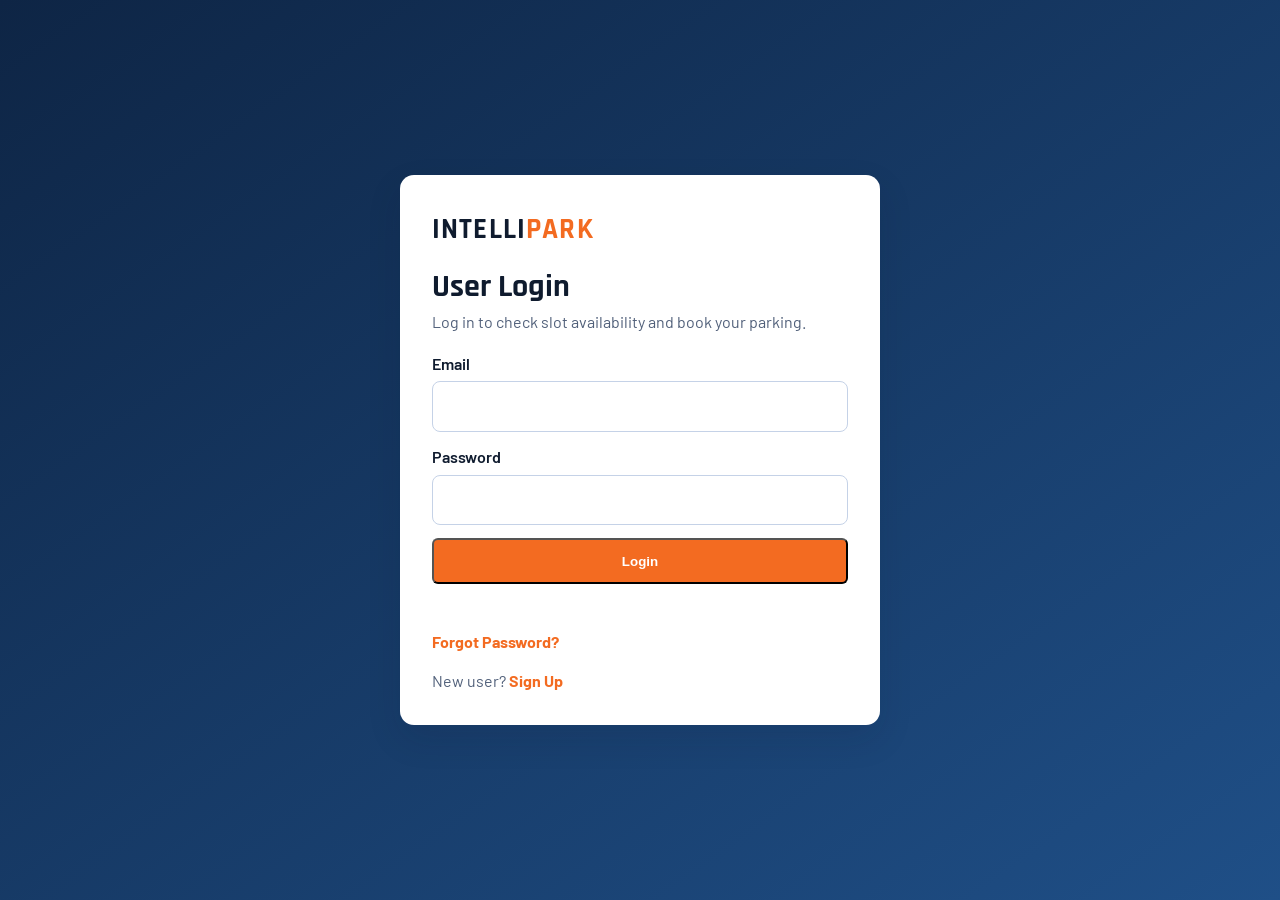
<file: admin-notifications.html>
﻿<!DOCTYPE html>
<html lang="en">
<head>
  <meta charset="UTF-8">
  <meta name="viewport" content="width=device-width, initial-scale=1.0">

  <link rel="icon" type="image/svg+xml" href="data:image/svg+xml,%3Csvg xmlns='http://www.w3.org/2000/svg' viewBox='0 0 64 64'%3E%3Ccircle cx='32' cy='32' r='30' fill='%2300b050'/%3E%3Cpath d='M20 15h14c9 0 14 5 14 12s-5 12-14 12h-6v10h-8V15zm8 7v10h6c4 0 6-2 6-5s-2-5-6-5h-6z' fill='white'/%3E%3C/svg%3E">
  <link rel="preconnect" href="https://fonts.googleapis.com">
  <link rel="preconnect" href="https://fonts.gstatic.com" crossorigin>
  <link href="https://fonts.googleapis.com/css2?family=Barlow:wght@400;500;600;700;800&family=Rajdhani:wght@500;600;700&display=swap" rel="stylesheet">
  <link rel="stylesheet" href="styles.css">
</head>
<body class="panel-page">
  <header class="panel-header">
    <a class="logo" href="index.html">INTELLI<span>PARK</span></a>
    <div class="panel-header-actions">
      <a class="btn btn-outline" href="admin.html">Back to Admin</a>
      <a class="btn btn-outline" href="admin-revenue.html">Revenue</a>
      <a class="btn btn-outline" href="admin-users.html">Users</a>
      <button id="adminNotificationsLogoutBtn" class="btn btn-outline" type="button">Logout</button>
    </div>
  </header>

  <main class="panel-wrap">
    <section class="panel-card">
      <h1>Admin Notifications</h1>
      <p id="adminNotificationsMeta" class="form-msg"></p>
      <div id="adminNotificationsList" class="list-grid"></div>
    </section>
  </main>

  <script src="app.js"></script>
</body>
</html>
</file>
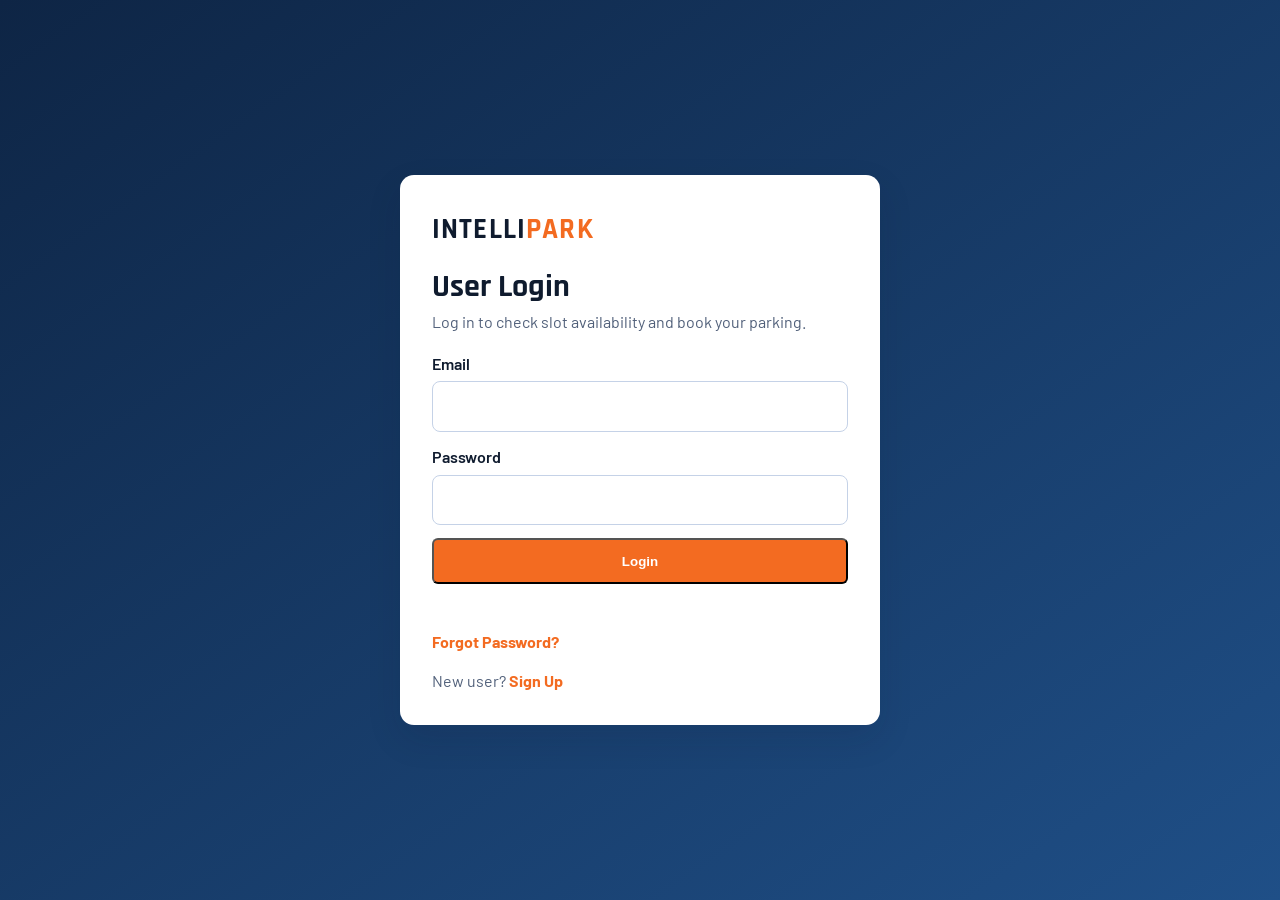
<file: admin-reach-messages.html>
﻿<!DOCTYPE html>
<html lang="en">
<head>
  <meta charset="UTF-8">
  <meta name="viewport" content="width=device-width, initial-scale=1.0">

  <link rel="icon" type="image/svg+xml" href="data:image/svg+xml,%3Csvg xmlns='http://www.w3.org/2000/svg' viewBox='0 0 64 64'%3E%3Ccircle cx='32' cy='32' r='30' fill='%2300b050'/%3E%3Cpath d='M20 15h14c9 0 14 5 14 12s-5 12-14 12h-6v10h-8V15zm8 7v10h6c4 0 6-2 6-5s-2-5-6-5h-6z' fill='white'/%3E%3C/svg%3E">
  <link rel="preconnect" href="https://fonts.googleapis.com">
  <link rel="preconnect" href="https://fonts.gstatic.com" crossorigin>
  <link href="https://fonts.googleapis.com/css2?family=Barlow:wght@400;500;600;700;800&family=Rajdhani:wght@500;600;700&display=swap" rel="stylesheet">
  <link rel="stylesheet" href="styles.css">
</head>
<body class="panel-page">
  <header class="panel-header">
    <a class="logo" href="index.html">INTELLI<span>PARK</span></a>
    <div class="panel-header-actions">
      <a class="btn btn-outline" href="admin.html">Back to Admin</a>
      <a class="btn btn-outline" href="admin-notifications.html">Notifications</a>
      <a class="btn btn-outline" href="admin-revenue.html">Revenue</a>
      <a class="btn btn-outline" href="admin-users.html">Users</a>
      <button id="adminReachMessagesLogoutBtn" class="btn btn-outline" type="button">Logout</button>
    </div>
  </header>

  <main class="panel-wrap">
    <section class="panel-card">
      <h1>Reach Us Messages</h1>
      <p id="adminReachMessagesMeta" class="form-msg"></p>
      <div id="adminReachMessagesList" class="list-grid"></div>
    </section>
  </main>

  <script src="app.js"></script>
</body>
</html>
</file>
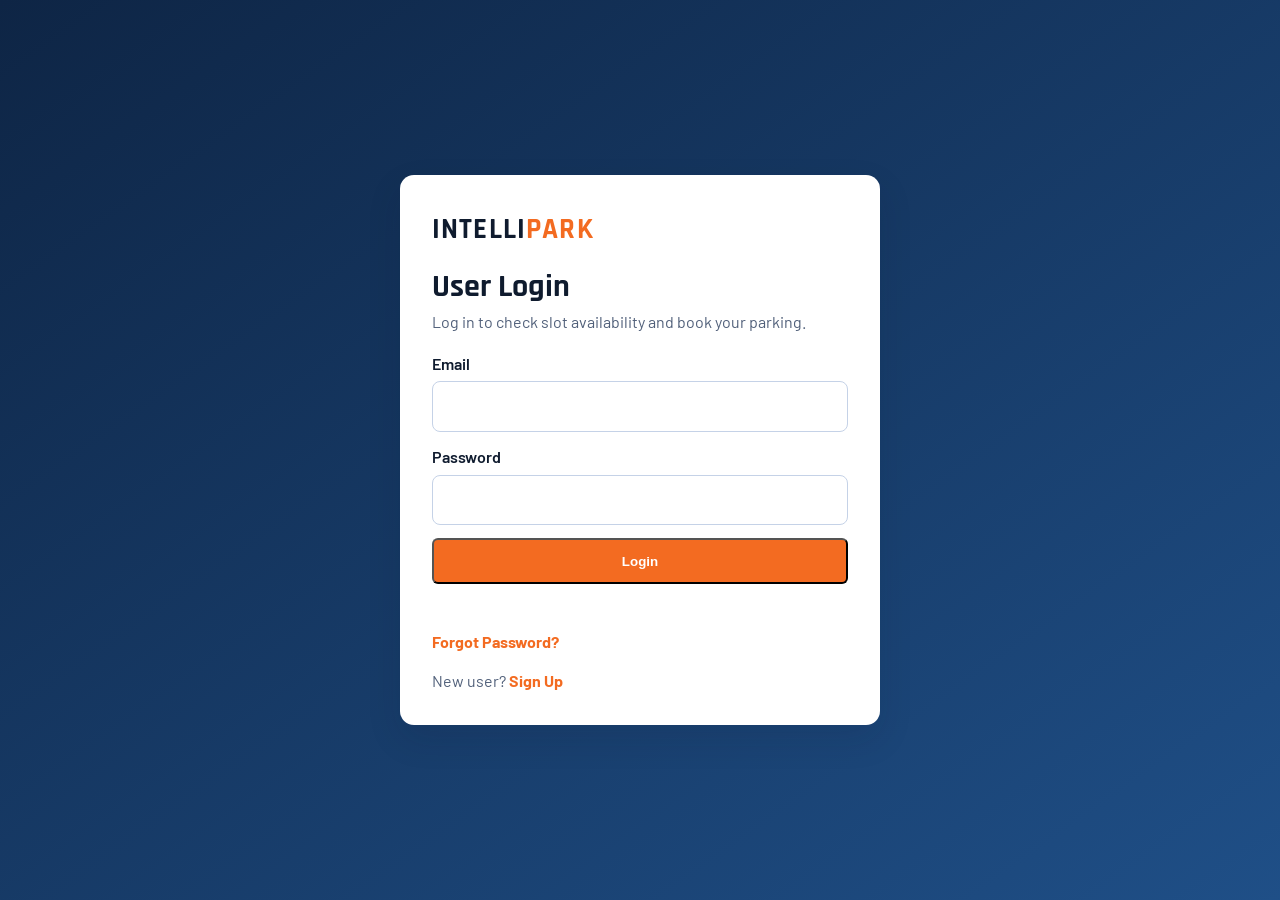
<file: admin-revenue.html>
﻿<!DOCTYPE html>
<html lang="en">
<head>
  <meta charset="UTF-8">
  <meta name="viewport" content="width=device-width, initial-scale=1.0">

  <link rel="icon" type="image/svg+xml" href="data:image/svg+xml,%3Csvg xmlns='http://www.w3.org/2000/svg' viewBox='0 0 64 64'%3E%3Ccircle cx='32' cy='32' r='30' fill='%2300b050'/%3E%3Cpath d='M20 15h14c9 0 14 5 14 12s-5 12-14 12h-6v10h-8V15zm8 7v10h6c4 0 6-2 6-5s-2-5-6-5h-6z' fill='white'/%3E%3C/svg%3E">
  <link rel="preconnect" href="https://fonts.googleapis.com">
  <link rel="preconnect" href="https://fonts.gstatic.com" crossorigin>
  <link href="https://fonts.googleapis.com/css2?family=Barlow:wght@400;500;600;700;800&family=Rajdhani:wght@500;600;700&display=swap" rel="stylesheet">
  <link rel="stylesheet" href="styles.css">
</head>
<body class="panel-page">
  <header class="panel-header">
    <a class="logo" href="index.html">INTELLI<span>PARK</span></a>
    <div class="panel-header-actions">
      <a class="btn btn-outline" href="admin.html">Back to Admin</a>
      <a class="btn btn-outline" href="admin-users.html">Users</a>
      <a class="btn btn-outline" href="admin-notifications.html">Notifications</a>
      <button id="adminRevenueLogoutBtn" class="btn btn-outline" type="button">Logout</button>
    </div>
  </header>

  <main class="panel-wrap">
    <section class="panel-card">
      <h1>Revenue Dashboard</h1>
      <div id="adminRevenueKpis" class="kpi-grid"></div>
    </section>

    <section class="panel-card">
      <h2>Yearly Revenue Snapshot</h2>
      <div id="adminRevenueVisual" class="revenue-visual"></div>
    </section>

    <section class="panel-card">
      <h2>Revenue by Place</h2>
      <div id="adminRevenueByPlace" class="bar-chart"></div>
    </section>

    <section class="panel-card">
      <h2>Revenue Trend (Last 7 Days)</h2>
      <div id="adminRevenueByDay" class="bar-chart"></div>
    </section>
  </main>

  <script src="app.js"></script>
</body>
</html>
</file>
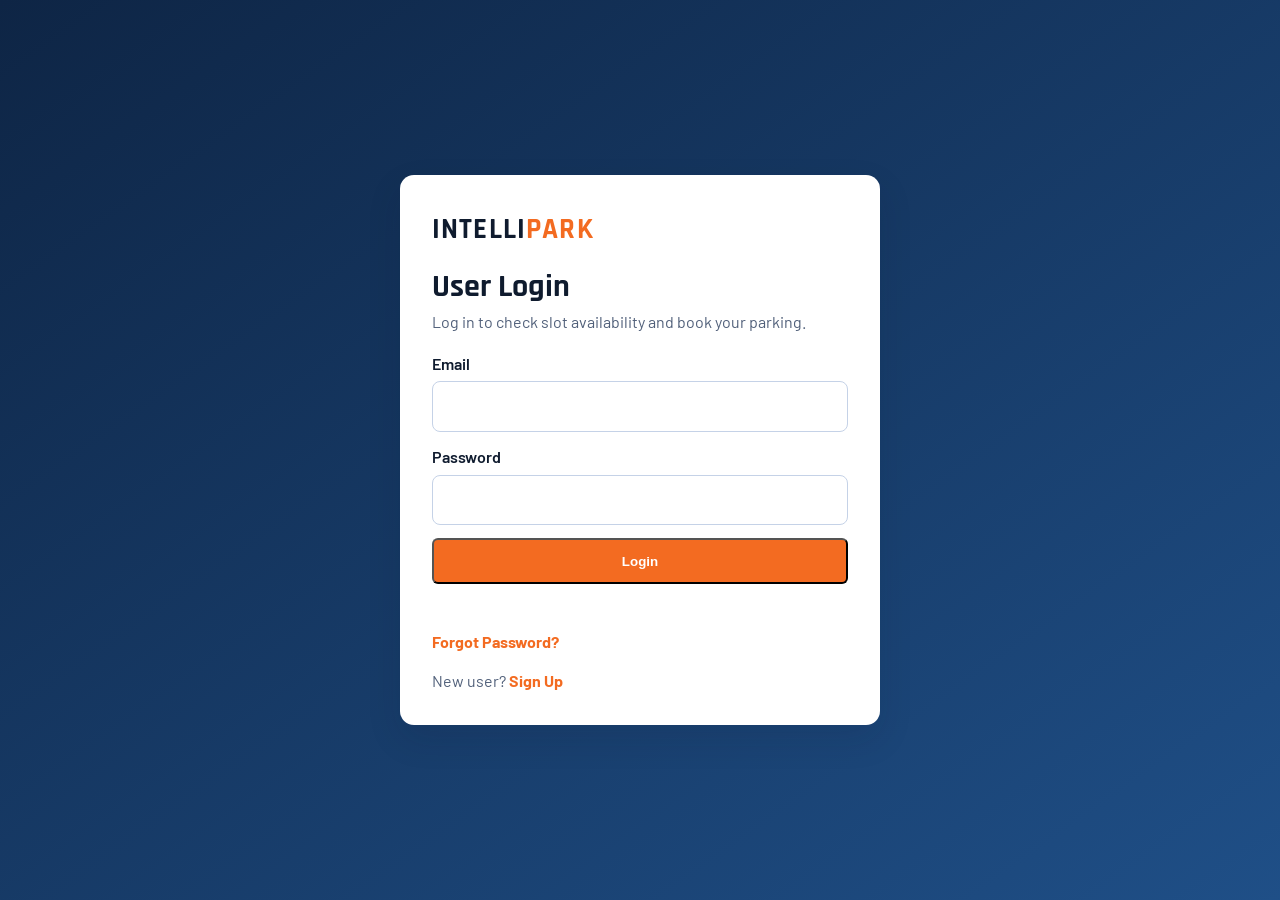
<file: admin-users.html>
<!DOCTYPE html>
<html lang="en">
<head>
  <meta charset="UTF-8">
  <meta name="viewport" content="width=device-width, initial-scale=1.0">

  <link rel="icon" type="image/svg+xml" href="data:image/svg+xml,%3Csvg xmlns='http://www.w3.org/2000/svg' viewBox='0 0 64 64'%3E%3Ccircle cx='32' cy='32' r='30' fill='%2300b050'/%3E%3Cpath d='M20 15h14c9 0 14 5 14 12s-5 12-14 12h-6v10h-8V15zm8 7v10h6c4 0 6-2 6-5s-2-5-6-5h-6z' fill='white'/%3E%3C/svg%3E">
  <link rel="preconnect" href="https://fonts.googleapis.com">
  <link rel="preconnect" href="https://fonts.gstatic.com" crossorigin>
  <link href="https://fonts.googleapis.com/css2?family=Barlow:wght@400;500;600;700;800&family=Rajdhani:wght@500;600;700&display=swap" rel="stylesheet">
  <link rel="stylesheet" href="styles.css">
</head>
<body class="panel-page">
  <header class="panel-header">
    <a class="logo" href="index.html">INTELLI<span>PARK</span></a>
    <div class="panel-header-actions">
      <a class="btn btn-outline" href="admin.html">Back to Admin</a>
      <a class="btn btn-outline" href="admin-revenue.html">Revenue</a>
      <a class="btn btn-outline" href="admin-notifications.html">Notifications</a>
      <button id="adminUsersLogoutBtn" class="btn btn-outline" type="button">Logout</button>
    </div>
  </header>

  <main class="panel-wrap">
    <section class="panel-card">
      <h1>All Users Detail</h1>
      <p id="adminUsersMeta" class="form-msg"></p>
      <div id="adminUsersList" class="list-grid"></div>
    </section>
  </main>

  <script src="app.js"></script>
</body>
</html>
</file>
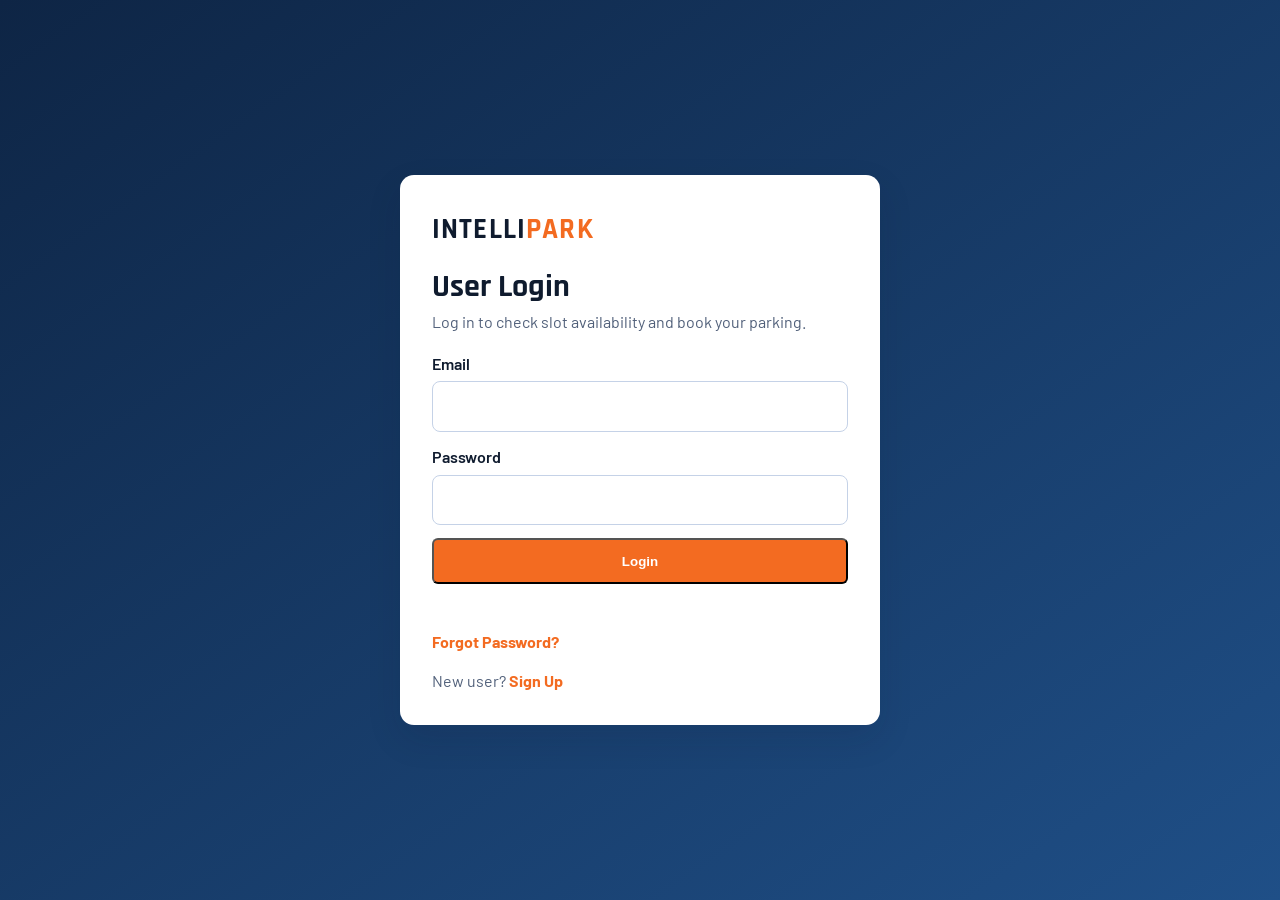
<file: admin.html>
﻿<!DOCTYPE html>
<html lang="en">
<head>
  <meta charset="UTF-8">
  <meta name="viewport" content="width=device-width, initial-scale=1.0">

  <link rel="icon" type="image/svg+xml" href="data:image/svg+xml,%3Csvg xmlns='http://www.w3.org/2000/svg' viewBox='0 0 64 64'%3E%3Ccircle cx='32' cy='32' r='30' fill='%2300b050'/%3E%3Cpath d='M20 15h14c9 0 14 5 14 12s-5 12-14 12h-6v10h-8V15zm8 7v10h6c4 0 6-2 6-5s-2-5-6-5h-6z' fill='white'/%3E%3C/svg%3E">
  <link rel="preconnect" href="https://fonts.googleapis.com">
  <link rel="preconnect" href="https://fonts.gstatic.com" crossorigin>
  <link href="https://fonts.googleapis.com/css2?family=Barlow:wght@400;500;600;700;800&family=Rajdhani:wght@500;600;700&display=swap" rel="stylesheet">
  <link rel="stylesheet" href="styles.css">
</head>
<body class="panel-page">
  <header class="panel-header">
    <a class="logo" href="index.html">INTELLI<span>PARK</span></a>
    <div class="panel-header-actions">
      <a class="btn btn-outline" href="index.html">Home</a>
      <a class="btn btn-outline" href="admin-revenue.html">Revenue</a>
      <a class="btn btn-outline" href="admin-users.html">Users</a>
      <a id="adminNotificationsBtn" class="btn btn-outline notifications-link" href="admin-notifications.html">
        Notifications
        <span id="adminNotificationsBadge" class="notifications-badge hidden">0</span>
      </a>
      <button id="adminLogoutBtn" class="btn btn-outline" type="button">Logout</button>
    </div>
  </header>

  <main class="panel-wrap">
    <section class="panel-card">
      <h1>Admin Module</h1>
      <p id="adminSummary" class="form-msg"></p>
      <h2>Place-wise Slot Status</h2>
      <div id="adminPlaceStats" class="place-grid"></div>
    </section>

    <section class="panel-card">
      <h2>Manage Place Slots</h2>
      <form id="placeSlotsForm" class="form-grid">
        <label>
          Place Name
          <select id="adminPlaceSelect" required>
            <option value="Goregaon">Goregaon</option>
          </select>
        </label>
        <label>
          Total Slots For Place
          <input id="adminPlaceSlotCount" type="number" min="0" required>
        </label>
        <label>
          Booking Amount (Rs)
          <input id="adminPlaceRate" type="number" min="0" step="1" required>
        </label>
        <button type="submit" class="btn btn-primary">Update Place Slots</button>
      </form>
      <p id="adminMsg" class="form-msg"></p>
    </section>

    <section class="panel-card">
      <h2>Book Slot For Any User</h2>
      <form id="adminBookingForm" class="form-grid">
        <label>
          User Gmail
          <input id="adminUserEmail" type="email" placeholder="user@gmail.com" required>
        </label>
        <label>
          Vehicle Number
          <input id="adminVehicleNumber" type="text" placeholder="MH12AB1234" required>
        </label>
        <label>
          Place Name
          <select id="adminBookingPlace" required>
            <option value="Goregaon">Goregaon</option>
          </select>
        </label>
        <label>
          From Date
          <input id="adminFromDate" type="date" required>
        </label>
        <label>
          From Time
          <input id="adminFromTime" type="time" required>
        </label>
        <label>
          To Date
          <input id="adminToDate" type="date" required>
        </label>
        <label>
          To Time
          <input id="adminToTime" type="time" required>
        </label>
        <label>
          Payment Method
          <select id="adminPaymentMethod" required>
            <option value="cash">Cash</option>
            <option value="upi">UPI</option>
          </select>
        </label>
        <button type="submit" class="btn btn-primary">Book Slot</button>
      </form>
      <p id="adminBookingMsg" class="form-msg"></p>
    </section>

    <section class="panel-card">
      <h2>All Active Bookings (Admin Can Cancel)</h2>
      <div id="adminBookings" class="list-grid"></div>
    </section>
  </main>

  <script src="app.js"></script>
</body>
</html>
</file>
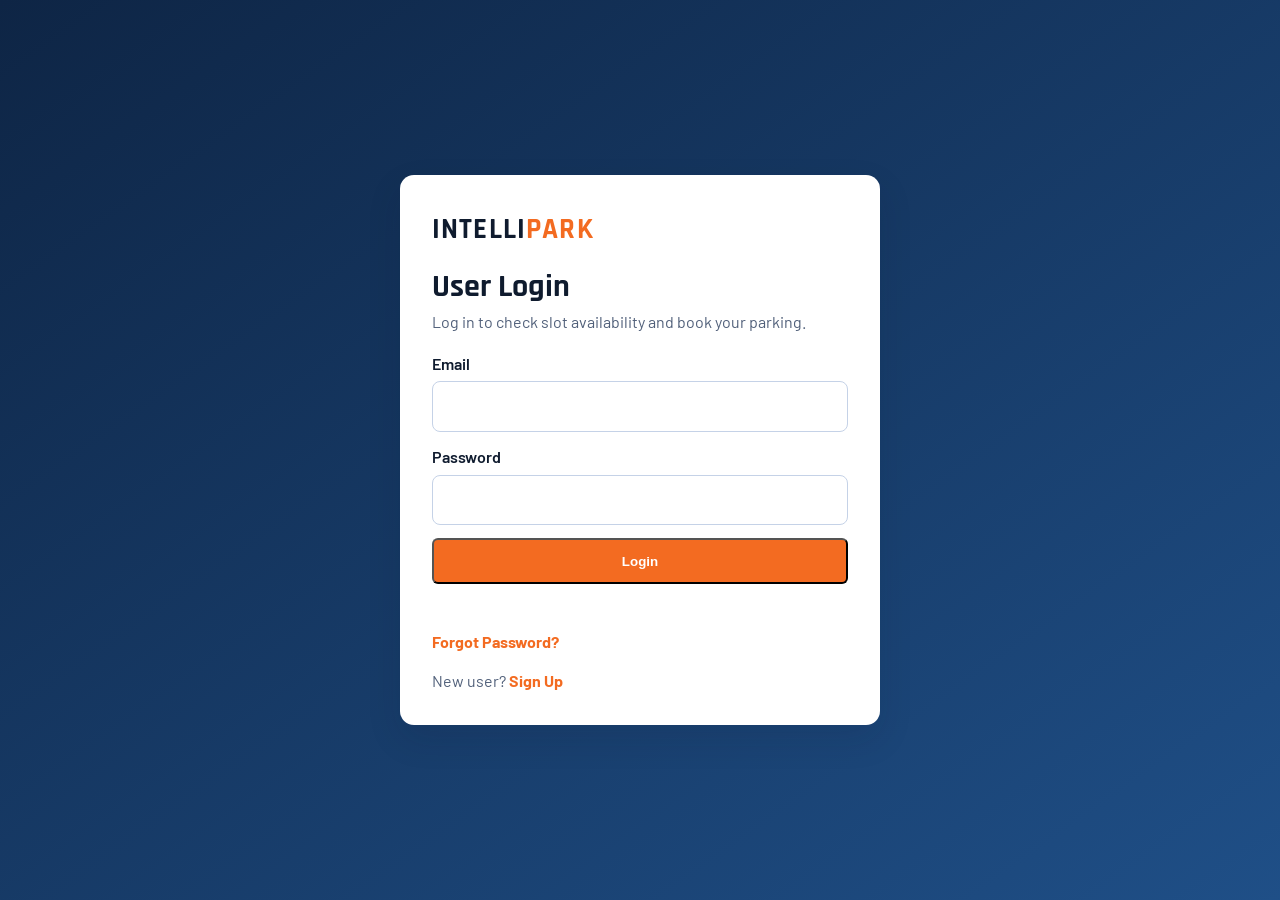
<file: dashboard.html>
<!DOCTYPE html>
<html lang="en">
<head>
  <meta charset="UTF-8">
  <meta name="viewport" content="width=device-width, initial-scale=1.0">
  <title>User Dashboard | IntelliPark</title>
  <link rel="preconnect" href="https://fonts.googleapis.com">
  <link rel="preconnect" href="https://fonts.gstatic.com" crossorigin>
  <link href="https://fonts.googleapis.com/css2?family=Barlow:wght@400;500;600;700;800&family=Rajdhani:wght@500;600;700&display=swap" rel="stylesheet">
  <link rel="stylesheet" href="styles.css">
</head>
<body class="panel-page">
  <header class="panel-header">
    <a class="logo" href="index.html">INTELLI<span>PARK</span></a>
    <div class="panel-header-actions">
      <a class="btn btn-outline" href="index.html">Home</a>
      <a id="notificationsBtn" class="btn btn-outline notifications-link" href="notifications.html">
        Notifications
        <span id="notificationsBadge" class="notifications-badge hidden">0</span>
      </a>
      <button id="logoutBtn" class="btn btn-outline" type="button">Logout</button>
    </div>
  </header>

  <main class="panel-wrap">
    <section class="panel-card">
      <h1 id="welcomeUser">Welcome</h1>
      <h2>Place-wise Available Slots</h2>
      <div id="placeAvailability" class="place-grid"></div>
    </section>

    <section class="panel-card">
      <h2>My Profile</h2>
      <div class="profile-editor">
        <img id="profilePhotoPreview" class="profile-avatar profile-avatar-lg" src="" alt="User profile photo">
        <div class="profile-editor-form">
          <p id="profileIdentity"></p>
          <label class="file-label" for="profilePhotoInput">Choose Photo</label>
          <input id="profilePhotoInput" type="file" accept="image/*">
          <div class="payment-actions">
            <button id="saveProfilePhotoBtn" type="button" class="btn btn-primary">Save Photo</button>
            <button id="removeProfilePhotoBtn" type="button" class="btn btn-outline">Remove Photo</button>
          </div>
          <p id="profileMsg" class="form-msg"></p>
        </div>
      </div>
    </section>

    <section id="bookingPanel" class="panel-card hidden">
      <h2>Book Parking Slot</h2>
      <form id="bookingForm" class="form-grid">
        <label>
          Vehicle Number
          <input type="text" name="vehicleNumber" placeholder="MH12AB1234" required>
        </label>
        <label>
          Place Name
          <select name="placeName" required>
            <option value="">Select Place</option>
            <option value="Goregaon">Goregaon</option>
          </select>
        </label>
        <label>
          From Date
          <input type="date" name="fromDate" required>
        </label>
        <label>
          From Time
          <input type="time" name="fromTime" required>
        </label>
        <label>
          To Date
          <input type="date" name="toDate" required>
        </label>
        <label>
          To Time
          <input type="time" name="toTime" required>
        </label>
        <label>
          Payment Method
          <select name="paymentMethod" required>
            <option value="upi">UPI</option>
            <option value="cash">Cash</option>
          </select>
        </label>
        <p id="bookingAmountInfo" class="form-msg"></p>
        <button type="submit" class="btn btn-primary">Book Next Available Slot</button>
        <p id="bookingMsg" class="form-msg"></p>
      </form>
      <div id="paymentPanel" class="payment-panel hidden">
        <h3>UPI Payment</h3>
        <p id="paymentInfo"></p>
        <img id="upiQrImage" class="qr-preview" src="" alt="UPI QR Code">
        <div class="payment-actions">
          <button id="upiPaidBtn" type="button" class="btn btn-primary">Payment Successful</button>
          <button id="upiCancelBtn" type="button" class="btn btn-outline">Cancel</button>
        </div>
      </div>
    </section>

    <section class="panel-card">
      <h2>My Active Bookings</h2>
      <div id="myBookings" class="list-grid"></div>
    </section>
  </main>

  <script src="app.js"></script>
</body>
</html>
</file>
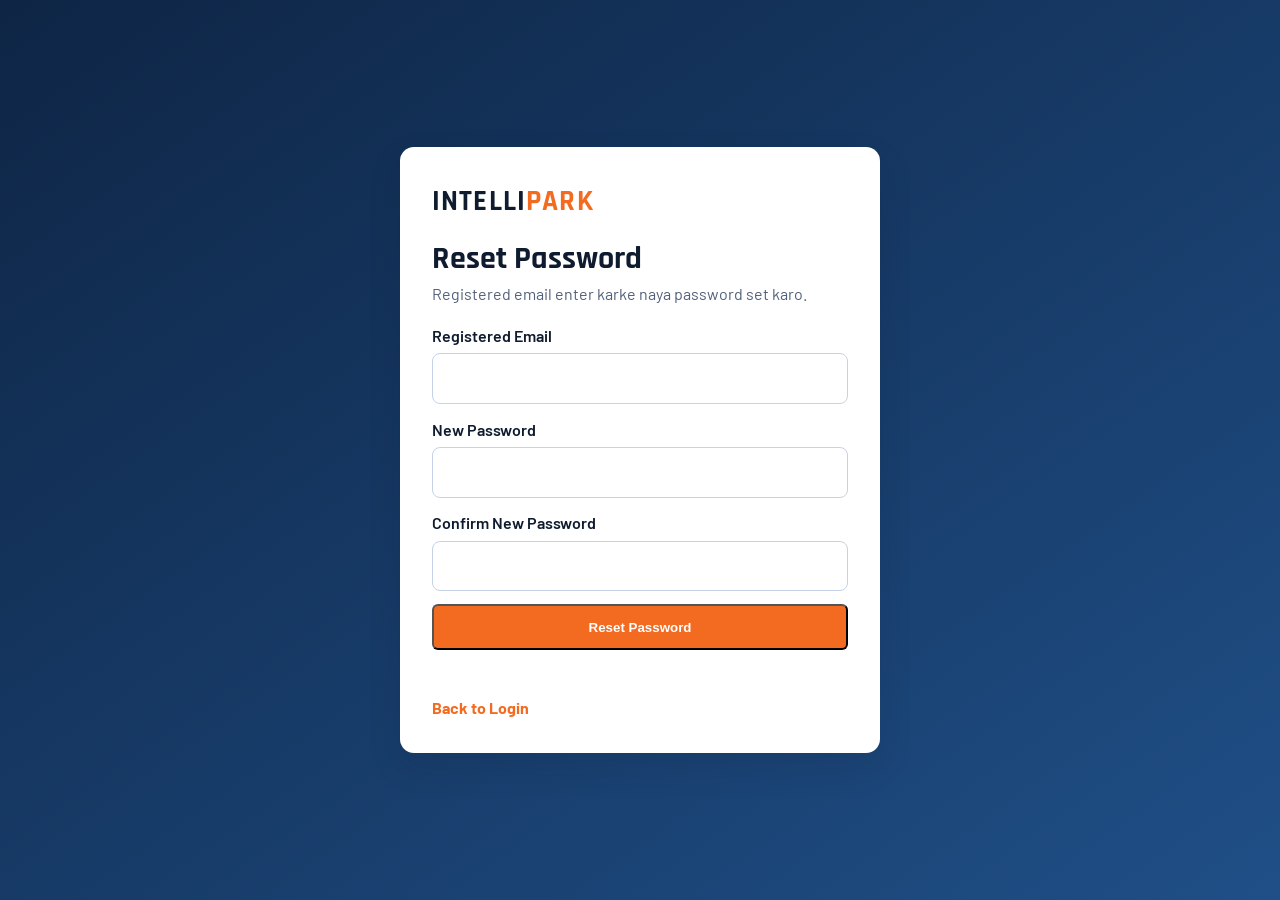
<file: forgot-password.html>
﻿<!DOCTYPE html>
<html lang="en">
<head>
  <meta charset="UTF-8">
  <meta name="viewport" content="width=device-width, initial-scale=1.0">

  <link rel="icon" type="image/svg+xml" href="data:image/svg+xml,%3Csvg xmlns='http://www.w3.org/2000/svg' viewBox='0 0 64 64'%3E%3Ccircle cx='32' cy='32' r='30' fill='%2300b050'/%3E%3Cpath d='M20 15h14c9 0 14 5 14 12s-5 12-14 12h-6v10h-8V15zm8 7v10h6c4 0 6-2 6-5s-2-5-6-5h-6z' fill='white'/%3E%3C/svg%3E">
  <link rel="preconnect" href="https://fonts.googleapis.com">
  <link rel="preconnect" href="https://fonts.gstatic.com" crossorigin>
  <link href="https://fonts.googleapis.com/css2?family=Barlow:wght@400;500;600;700;800&family=Rajdhani:wght@500;600;700&display=swap" rel="stylesheet">
  <link rel="stylesheet" href="styles.css">
</head>
<body class="auth-page">
  <main class="auth-wrap">
    <section class="auth-card">
      <a class="logo auth-logo" href="index.html">INTELLI<span>PARK</span></a>
      <h1>Reset Password</h1>
      <p>Registered email enter karke naya password set karo.</p>
      <form id="forgotPasswordForm" class="form-grid">
        <label>
          Registered Email
          <input type="email" name="email" required>
        </label>
        <label>
          New Password
          <input type="password" name="newPassword" required>
        </label>
        <label>
          Confirm New Password
          <input type="password" name="confirmPassword" required>
        </label>
        <button type="submit" class="btn btn-primary">Reset Password</button>
        <p id="forgotPasswordMsg" class="form-msg"></p>
      </form>
      <p class="auth-switch"><a href="login.html">Back to Login</a></p>
    </section>
  </main>
  <script src="app.js"></script>
</body>
</html>
</file>
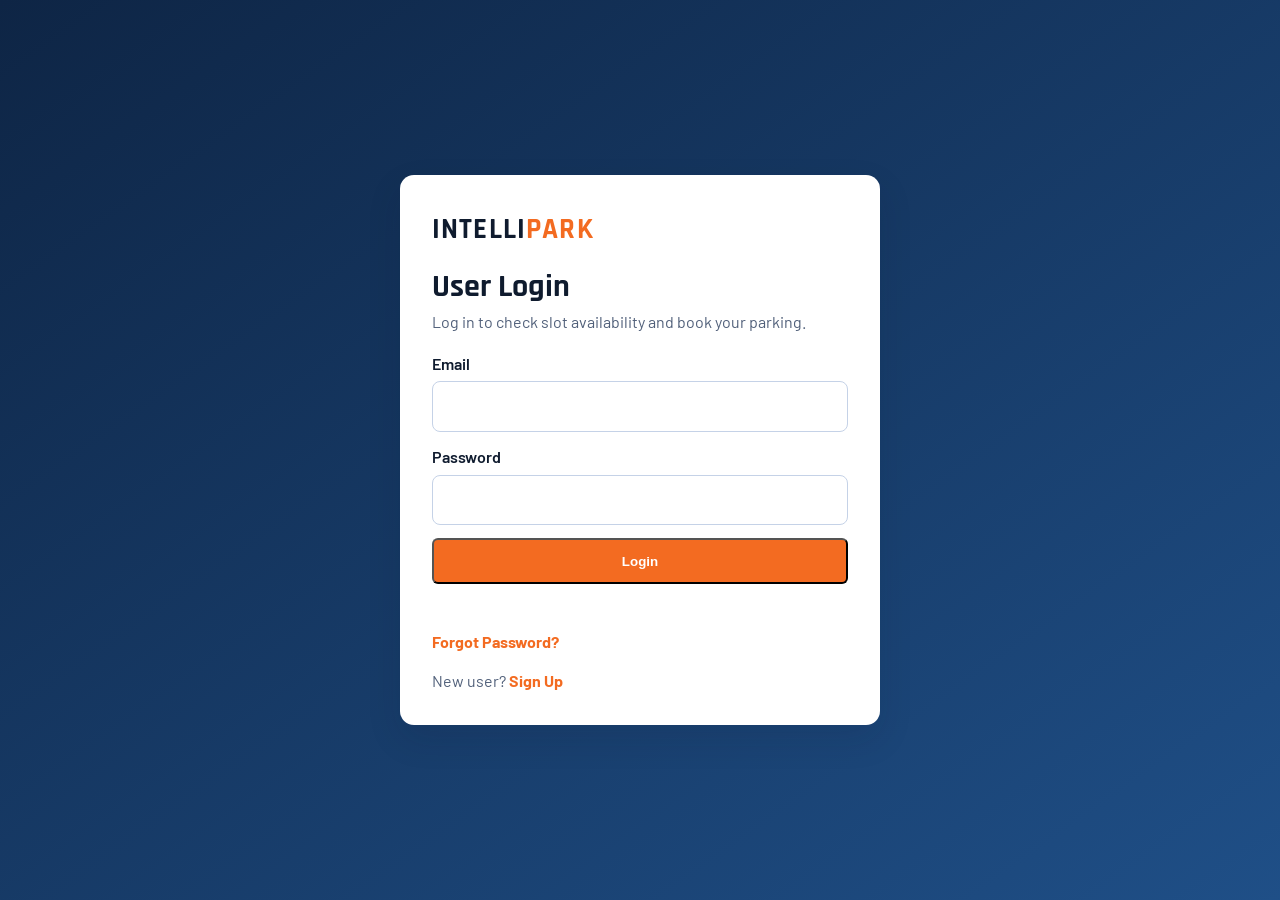
<file: login.html>
﻿<!DOCTYPE html>
<html lang="en">
<head>
  <meta charset="UTF-8">
  <meta name="viewport" content="width=device-width, initial-scale=1.0">

  <link rel="icon" type="image/svg+xml" href="data:image/svg+xml,%3Csvg xmlns='http://www.w3.org/2000/svg' viewBox='0 0 64 64'%3E%3Ccircle cx='32' cy='32' r='30' fill='%2300b050'/%3E%3Cpath d='M20 15h14c9 0 14 5 14 12s-5 12-14 12h-6v10h-8V15zm8 7v10h6c4 0 6-2 6-5s-2-5-6-5h-6z' fill='white'/%3E%3C/svg%3E">
  <link rel="preconnect" href="https://fonts.googleapis.com">
  <link rel="preconnect" href="https://fonts.gstatic.com" crossorigin>
  <link href="https://fonts.googleapis.com/css2?family=Barlow:wght@400;500;600;700;800&family=Rajdhani:wght@500;600;700&display=swap" rel="stylesheet">
  <link rel="stylesheet" href="styles.css">
</head>
<body class="auth-page">
  <main class="auth-wrap">
    <section class="auth-card">
      <a class="logo auth-logo" href="index.html">INTELLI<span>PARK</span></a>
      <h1>User Login</h1>
      <p>Log in to check slot availability and book your parking.</p>
      <form id="loginForm" class="form-grid">
        <label>
          Email
          <input type="email" name="email" required>
        </label>
        <label>
          Password
          <input type="password" name="password" required>
        </label>
        <button type="submit" class="btn btn-primary">Login</button>
        <p id="loginMsg" class="form-msg"></p>
      </form>
      <p class="auth-switch"><a href="forgot-password.html">Forgot Password?</a></p>
      <p class="auth-switch">New user? <a href="signup.html">Sign Up</a></p>
    </section>
  </main>
  <script src="app.js"></script>
</body>
</html>
</file>
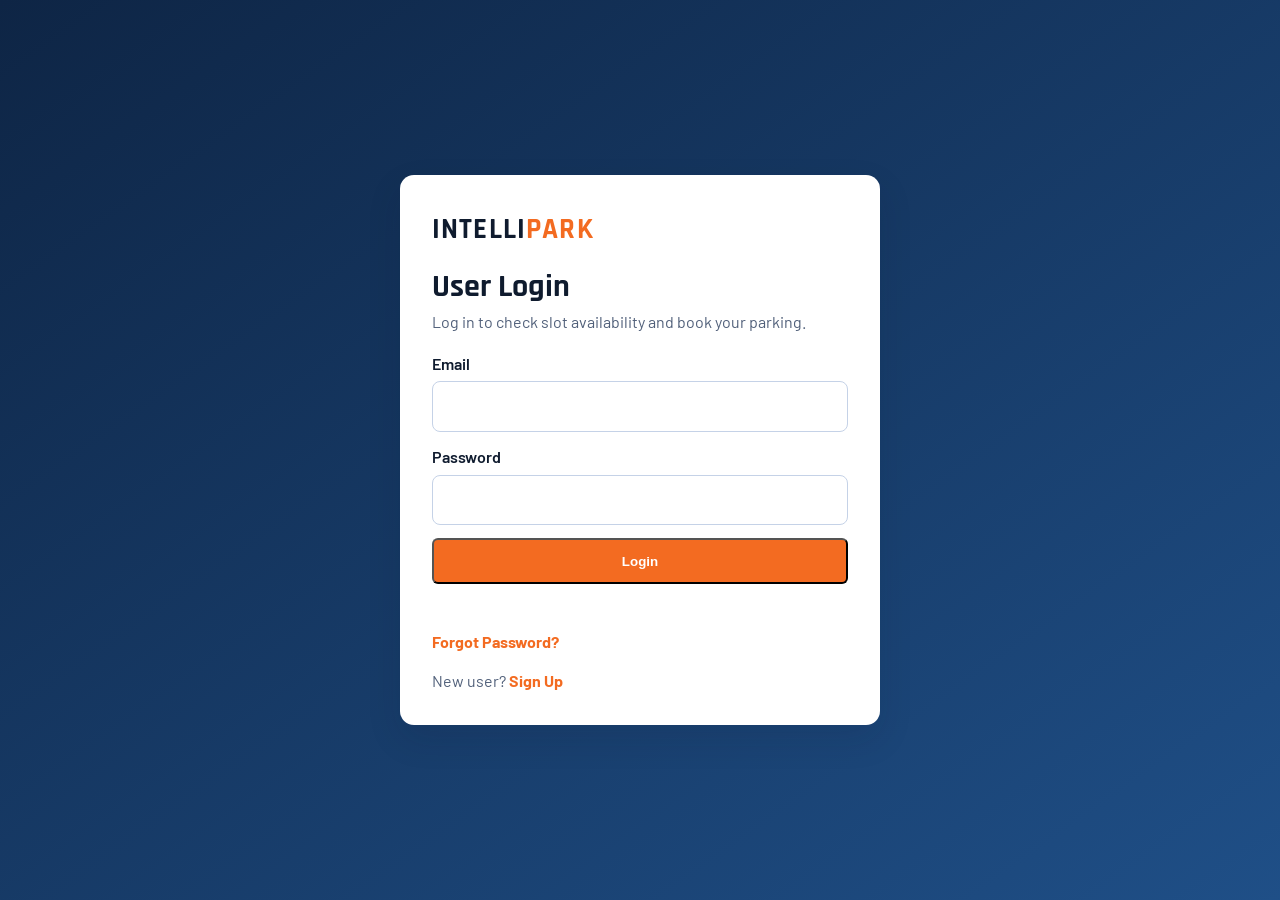
<file: notifications.html>
﻿<!DOCTYPE html>
<html lang="en">
<head>
  <meta charset="UTF-8">
  <meta name="viewport" content="width=device-width, initial-scale=1.0">

  <link rel="icon" type="image/svg+xml" href="data:image/svg+xml,%3Csvg xmlns='http://www.w3.org/2000/svg' viewBox='0 0 64 64'%3E%3Ccircle cx='32' cy='32' r='30' fill='%2300b050'/%3E%3Cpath d='M20 15h14c9 0 14 5 14 12s-5 12-14 12h-6v10h-8V15zm8 7v10h6c4 0 6-2 6-5s-2-5-6-5h-6z' fill='white'/%3E%3C/svg%3E">
  <link rel="preconnect" href="https://fonts.googleapis.com">
  <link rel="preconnect" href="https://fonts.gstatic.com" crossorigin>
  <link href="https://fonts.googleapis.com/css2?family=Barlow:wght@400;500;600;700;800&family=Rajdhani:wght@500;600;700&display=swap" rel="stylesheet">
  <link rel="stylesheet" href="styles.css">
</head>
<body class="panel-page">
  <header class="panel-header">
    <a class="logo" href="index.html">INTELLI<span>PARK</span></a>
    <div class="panel-header-actions">
      <a class="btn btn-outline" href="dashboard.html">Back to Dashboard</a>
      <button id="notificationsLogoutBtn" class="btn btn-outline" type="button">Logout</button>
    </div>
  </header>

  <main class="panel-wrap">
    <section class="panel-card">
      <h1>My Notifications</h1>
      <p id="notificationsMeta" class="form-msg"></p>
      <div id="notificationsPageList" class="list-grid"></div>
    </section>
  </main>

  <script src="app.js"></script>
</body>
</html>
</file>
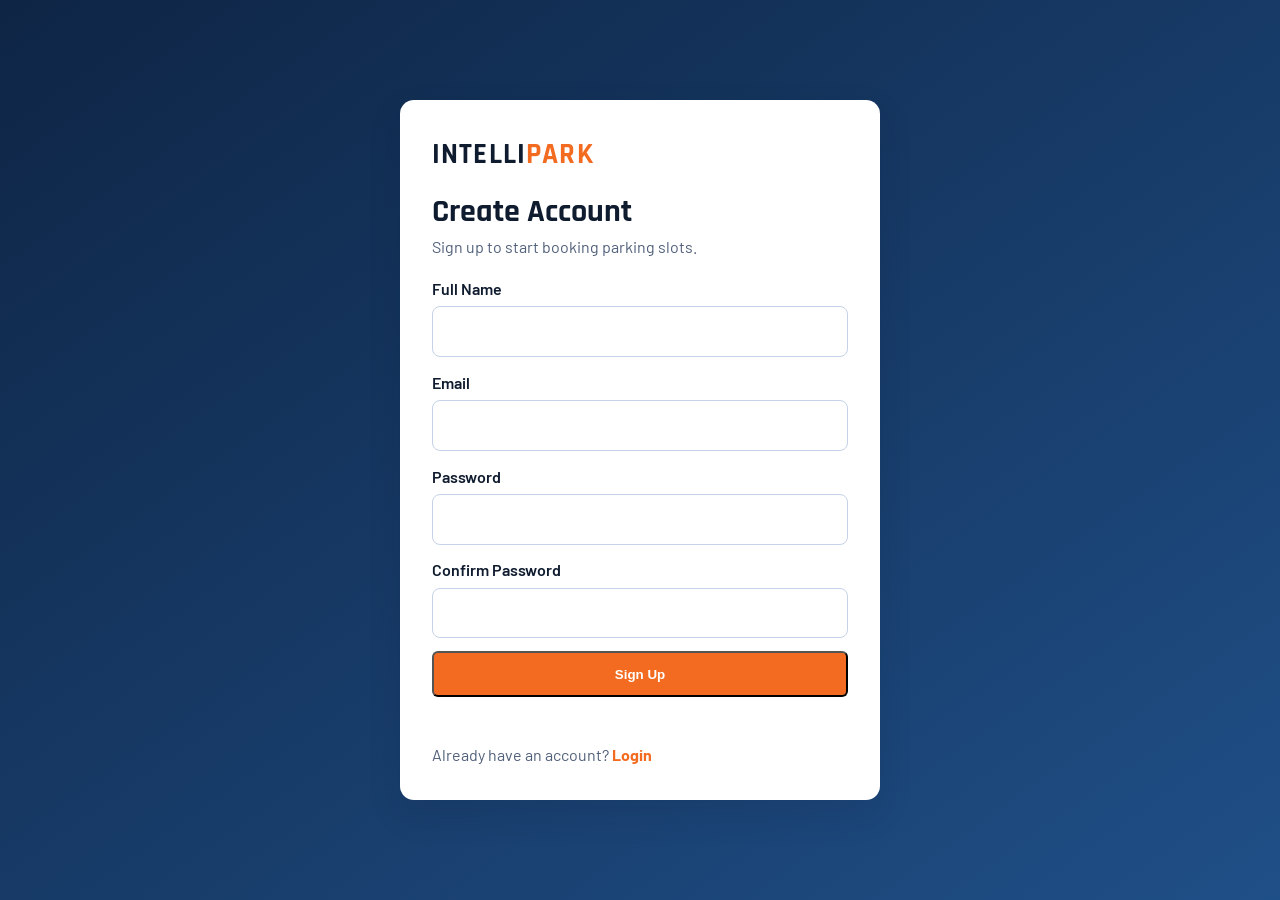
<file: signup.html>
﻿<!DOCTYPE html>
<html lang="en">
<head>
  <meta charset="UTF-8">
  <meta name="viewport" content="width=device-width, initial-scale=1.0">

  <link rel="icon" type="image/svg+xml" href="data:image/svg+xml,%3Csvg xmlns='http://www.w3.org/2000/svg' viewBox='0 0 64 64'%3E%3Ccircle cx='32' cy='32' r='30' fill='%2300b050'/%3E%3Cpath d='M20 15h14c9 0 14 5 14 12s-5 12-14 12h-6v10h-8V15zm8 7v10h6c4 0 6-2 6-5s-2-5-6-5h-6z' fill='white'/%3E%3C/svg%3E">
  <link rel="preconnect" href="https://fonts.googleapis.com">
  <link rel="preconnect" href="https://fonts.gstatic.com" crossorigin>
  <link href="https://fonts.googleapis.com/css2?family=Barlow:wght@400;500;600;700;800&family=Rajdhani:wght@500;600;700&display=swap" rel="stylesheet">
  <link rel="stylesheet" href="styles.css">
</head>
<body class="auth-page">
  <main class="auth-wrap">
    <section class="auth-card">
      <a class="logo auth-logo" href="index.html">INTELLI<span>PARK</span></a>
      <h1>Create Account</h1>
      <p>Sign up to start booking parking slots.</p>
      <form id="signupForm" class="form-grid">
        <label>
          Full Name
          <input type="text" name="name" required>
        </label>
        <label>
          Email
          <input type="email" name="email" required>
        </label>
        <label>
          Password
          <input type="password" name="password" required>
        </label>
        <label>
          Confirm Password
          <input type="password" name="confirmPassword" required>
        </label>
        <button type="submit" class="btn btn-primary">Sign Up</button>
        <p id="signupMsg" class="form-msg"></p>
      </form>
      <p class="auth-switch">Already have an account? <a href="login.html">Login</a></p>
    </section>
  </main>
  <script src="app.js"></script>
</body>
</html>
</file>
<file: styles.css>
:root {
  --ink: #0f1b2e;
  --brand: #f36b21;
  --steel: #1f3f6e;
  --bg: #f4f7fb;
  --white: #ffffff;
  --muted: #6d7886;
  --shadow: 0 14px 34px rgba(15, 27, 46, 0.12);
}

* {
  box-sizing: border-box;
  margin: 0;
  padding: 0;
}

body {
  font-family: Barlow, sans-serif;
  color: var(--ink);
  background: var(--bg);
  line-height: 1.6;
}

img {
  max-width: 100%;
  display: block;
}

a {
  text-decoration: none;
  color: inherit;
}

.container {
  width: min(1120px, 92%);
  margin: 0 auto;
}

.topbar {
  background: #102746;
  color: #dbe8ff;
  font-size: 0.88rem;
}

.topbar-inner {
  display: flex;
  justify-content: space-between;
  gap: 1rem;
  padding: 0.55rem 0;
}

.navbar {
  position: sticky;
  top: 0;
  z-index: 100;
  background: rgba(255, 255, 255, 0.95);
  backdrop-filter: blur(8px);
  border-bottom: 1px solid #d9e1ef;
}

.nav-inner {
  display: flex;
  align-items: center;
  justify-content: space-between;
  min-height: 72px;
}

.logo {
  font-family: Rajdhani, sans-serif;
  font-size: 1.8rem;
  font-weight: 700;
  letter-spacing: 0.04em;
}

.logo span {
  color: var(--brand);
}

.nav-links {
  display: flex;
  list-style: none;
  gap: 1.4rem;
  font-weight: 600;
}

.profile-chip {
  display: inline-flex;
  align-items: center;
  gap: 0.4rem;
  background: #eaf2ff;
  border: 1px solid #cbdaf2;
  color: #143a67;
  border-radius: 999px;
  padding: 0.3rem 0.7rem;
  font-weight: 700;
}

.profile-chip-name {
  max-width: 110px;
  overflow: hidden;
  text-overflow: ellipsis;
  white-space: nowrap;
}

.profile-avatar {
  width: 34px;
  height: 34px;
  border-radius: 50%;
  object-fit: cover;
  border: 1px solid #bfd0ea;
  background: #dce8fb;
}

.profile-avatar-sm {
  width: 24px;
  height: 24px;
}

.profile-avatar-lg {
  width: 84px;
  height: 84px;
}

.profile-menu-item {
  position: relative;
}

.profile-toggle {
  cursor: pointer;
  font: inherit;
  border: 1px solid #cbdaf2;
  background: #eaf2ff;
}

.profile-dropdown {
  position: absolute;
  top: calc(100% + 0.45rem);
  right: 0;
  min-width: 150px;
  background: #fff;
  border: 1px solid #d7e2f3;
  border-radius: 10px;
  box-shadow: var(--shadow);
  padding: 0.3rem;
  display: grid;
  gap: 0.1rem;
}

.profile-dropdown[hidden] {
  display: none;
}

.profile-dropdown a {
  display: block;
  padding: 0.5rem 0.55rem;
  border-radius: 7px;
  color: #173e6d;
  font-weight: 700;
  line-height: 1.25;
  white-space: nowrap;
}

.profile-dropdown a:hover {
  background: #edf4ff;
}

.profile-side-box {
  margin-top: 0.7rem;
  border: 1px solid #d7e2f3;
  border-radius: 10px;
  padding: 0.55rem;
  display: grid;
  gap: 0.25rem;
}

.profile-side-box .profile-chip {
  width: fit-content;
}

.profile-side-box a:last-child {
  color: #b12a34;
  font-weight: 700;
}

.menu-btn {
  display: none;
  border: 0;
  background: #eaf0fa;
  color: var(--ink);
  padding: 0.55rem 0.9rem;
  border-radius: 6px;
  font-weight: 600;
  cursor: pointer;
}

.quick-rail {
  position: fixed;
  right: 0;
  top: 34%;
  z-index: 120;
  display: grid;
  border-radius: 10px 0 0 10px;
  overflow: hidden;
  box-shadow: var(--shadow);
}

.quick-rail a {
  writing-mode: vertical-rl;
  transform: rotate(180deg);
  padding: 0.85rem 0.5rem;
  font-weight: 700;
  font-size: 0.74rem;
  letter-spacing: 0.08em;
  text-transform: uppercase;
  color: #fff;
}

.quick-rail a:nth-child(1) {
  background: #123e6f;
}

.quick-rail a:nth-child(2) {
  background: #0b8f54;
}

.quick-rail a:nth-child(3) {
  background: var(--brand);
}

.site-sidebar {
  position: fixed;
  top: 0;
  right: 0;
  bottom: 0;
  width: min(360px, 100%);
  background: #ffffff;
  box-shadow: -10px 0 30px rgba(11, 22, 38, 0.26);
  z-index: 130;
  padding: 1.4rem 1.4rem 2rem;
  display: grid;
  grid-template-rows: auto auto 1fr;
  align-content: start;
  gap: 1rem;
  transform: translateX(100%);
  transition: transform 0.25s ease;
}

.site-sidebar.open {
  transform: translateX(0);
}

.sidebar-close {
  justify-self: end;
  width: 34px;
  height: 34px;
  border: 0;
  border-radius: 50%;
  background: #eaf0fa;
  color: #102746;
  font-size: 1rem;
  cursor: pointer;
}

.sidebar-logo {
  font-family: Rajdhani, sans-serif;
  font-size: 2rem;
  font-weight: 700;
  letter-spacing: 0.04em;
}

.sidebar-logo span {
  color: var(--brand);
}

.sidebar-nav {
  display: grid;
  gap: 0.2rem;
}

.sidebar-nav a {
  padding: 0.72rem 0.4rem;
  border-bottom: 1px solid #e4ebf6;
  font-weight: 700;
  color: #173456;
}

.sidebar-contact {
  align-self: end;
  background: #f5f8ff;
  border-radius: 12px;
  border: 1px solid #d7e2f2;
  padding: 0.9rem;
}

.sidebar-contact p {
  font-size: 0.8rem;
  color: #5f7190;
  margin-bottom: 0.2rem;
}

.sidebar-contact a {
  display: block;
  font-weight: 700;
  color: #122f55;
  margin-bottom: 0.7rem;
}

.sidebar-contact a:last-child {
  margin-bottom: 0;
}

.sidebar-backdrop {
  position: fixed;
  inset: 0;
  background: rgba(8, 16, 30, 0.5);
  z-index: 125;
}

.hero {
  position: relative;
  min-height: 82vh;
  display: grid;
  place-items: center;
  color: var(--white);
  background: url("https://intellipark.in/wp-content/uploads/2025/11/Intellipark-Home-Banner-scaled.jpg")
    center/cover no-repeat;
}

.overlay {
  position: absolute;
  inset: 0;
  background: linear-gradient(90deg, rgba(10, 22, 43, 0.82), rgba(10, 22, 43, 0.35));
}

.hero-content {
  position: relative;
  z-index: 1;
  padding: 4rem 0;
}

.eyebrow {
  text-transform: uppercase;
  letter-spacing: 0.2em;
  font-size: 0.78rem;
  color: var(--brand);
  font-weight: 700;
  margin-bottom: 0.75rem;
}

h1,
h2,
h3,
h4 {
  font-family: Rajdhani, sans-serif;
  line-height: 1.1;
}

h1 {
  font-size: clamp(2.1rem, 5vw, 4.4rem);
  max-width: 760px;
}

.hero-text {
  font-size: 1.1rem;
  max-width: 640px;
  margin: 1rem 0 1.8rem;
  color: #d7e5ff;
}

.btn {
  display: inline-block;
  border-radius: 6px;
  padding: 0.85rem 1.2rem;
  font-weight: 700;
}

.btn-primary {
  background: var(--brand);
  color: #fff;
}

.section {
  padding: 5rem 0;
  scroll-margin-top: 90px;
}

.grid-2 {
  display: grid;
  grid-template-columns: 1.1fr 1fr;
  gap: 2rem;
  align-items: center;
}

.about h2,
.systems h2,
.facility h2,
.testimonials h2,
.blogs h2 {
  font-size: clamp(1.8rem, 2.8vw, 2.9rem);
  margin-bottom: 1rem;
}

.about p {
  margin-bottom: 0.9rem;
  color: #2f3b4f;
}

.facility {
  background: linear-gradient(180deg, #112d53, #0b1e38);
  color: #f4f8ff;
  text-align: center;
}

.stats {
  margin-top: 2rem;
  display: grid;
  grid-template-columns: repeat(3, 1fr);
  gap: 1rem;
}

.stats article {
  background: rgba(255, 255, 255, 0.08);
  border: 1px solid rgba(255, 255, 255, 0.15);
  border-radius: 12px;
  padding: 1.5rem 1rem;
}

.stats h3 {
  font-size: 2rem;
  color: #ffd2b8;
}

.cards {
  display: grid;
  grid-template-columns: repeat(3, 1fr);
  gap: 1.3rem;
  margin-top: 1.4rem;
}

.sub-title {
  margin-top: 3rem;
}

.card {
  background: var(--white);
  border-radius: 12px;
  overflow: hidden;
  box-shadow: var(--shadow);
}

.card h3,
.card p,
.card a {
  margin-inline: 1rem;
}

.card h3 {
  font-size: 1.35rem;
  margin-top: 0.95rem;
}

.card p {
  color: var(--muted);
  margin-top: 0.35rem;
}

.card a {
  color: var(--brand);
  font-weight: 700;
  margin-block: 0.9rem 1rem;
  display: inline-block;
}

.brochure {
  background: radial-gradient(circle at 20% 20%, #ffffff 0, #ecf2fb 50%, #dbe8fb 100%);
}

.brochure-box {
  display: flex;
  align-items: center;
  justify-content: space-between;
  gap: 1rem;
  background: #fff;
  border-radius: 14px;
  padding: 1.5rem;
  box-shadow: var(--shadow);
}

.service {
  background: #ffffff;
}

.testimonials {
  text-align: center;
}

.testimonial-slider {
  position: relative;
  min-height: 150px;
  margin-top: 1.3rem;
}

.testimonial {
  position: absolute;
  inset: 0;
  opacity: 0;
  transition: opacity 0.45s ease;
  background: #fff;
  border-radius: 12px;
  box-shadow: var(--shadow);
  padding: 1.5rem;
}

.testimonial.active {
  opacity: 1;
}

.testimonial p {
  font-size: 1.1rem;
  color: #263246;
}

.testimonial h4 {
  margin-top: 0.8rem;
  color: var(--brand);
}

.blogs {
  background: #ffffff;
}

.blog-cards .card img {
  aspect-ratio: 16 / 10;
  object-fit: cover;
}

.footer {
  background: #0d1f3b;
  color: #dfe8fb;
}

.footer-grid {
  display: grid;
  grid-template-columns: 1fr 1fr;
  gap: 1.4rem;
}

.footer h3 {
  color: #fff;
  margin-bottom: 0.8rem;
}

.contact-form {
  display: grid;
  gap: 0.6rem;
}

.contact-form input,
.contact-form textarea {
  border: 0;
  border-radius: 6px;
  padding: 0.7rem 0.8rem;
}

.contact-form textarea {
  min-height: 90px;
  resize: vertical;
}

.copyright {
  margin-top: 2rem;
  padding: 1rem;
  text-align: center;
  background: #081327;
  color: #c5d3f1;
  font-size: 0.9rem;
}

.reveal {
  transform: translateY(22px);
  opacity: 0;
  transition: 0.5s ease;
}

.reveal.visible {
  transform: translateY(0);
  opacity: 1;
}

.portal-cta {
  padding-top: 0;
}

.auth-page {
  min-height: 100vh;
  background: linear-gradient(145deg, #0e2545, #1f4f87);
  display: grid;
  place-items: center;
  padding: 1.2rem;
}

.auth-wrap {
  width: min(480px, 100%);
}

.auth-card {
  background: #fff;
  border-radius: 14px;
  box-shadow: var(--shadow);
  padding: 2rem;
}

.auth-logo {
  display: inline-block;
  margin-bottom: 1rem;
}

.auth-card h1 {
  font-size: 2rem;
  margin-bottom: 0.3rem;
}

.auth-card p {
  color: #51607a;
}

.form-grid {
  display: grid;
  gap: 0.8rem;
  margin-top: 1rem;
}

.form-grid label {
  display: grid;
  gap: 0.3rem;
  font-weight: 600;
}

.form-grid input,
.form-grid select,
.slot-form input {
  border: 1px solid #c5d2e7;
  border-radius: 8px;
  padding: 0.72rem 0.8rem;
  font: inherit;
  background: #fff;
}

.form-msg {
  min-height: 1.2rem;
  font-weight: 600;
  color: #0e804f;
}

.form-msg.error {
  color: #b72d35;
}

.auth-switch {
  margin-top: 0.8rem;
}

.auth-switch a {
  color: var(--brand);
  font-weight: 700;
}

.admin-hint {
  margin-top: 0.8rem;
  background: #f2f7ff;
  border: 1px dashed #95acd5;
  border-radius: 8px;
  padding: 0.6rem;
  font-size: 0.92rem;
}

.panel-page {
  background: #eaf0fb;
  min-height: 100vh;
}

.panel-header {
  display: flex;
  justify-content: space-between;
  align-items: center;
  padding: 1rem 4%;
  background: #fff;
  border-bottom: 1px solid #d8e2f3;
}

.panel-header-actions {
  display: flex;
  gap: 0.55rem;
  align-items: center;
}

.notifications-link {
  position: relative;
}

.notifications-badge {
  position: absolute;
  top: -7px;
  right: -7px;
  min-width: 20px;
  height: 20px;
  border-radius: 999px;
  padding: 0 5px;
  display: inline-flex;
  align-items: center;
  justify-content: center;
  font-size: 0.74rem;
  font-weight: 800;
  background: #c62828;
  color: #fff;
  border: 2px solid #f6f9ff;
}

.panel-wrap {
  width: min(1120px, 94%);
  margin: 1.5rem auto 2.5rem;
  display: grid;
  gap: 1rem;
}

.panel-card {
  background: #fff;
  border-radius: 12px;
  box-shadow: var(--shadow);
  padding: 1.2rem;
}

.panel-card h1 {
  margin-bottom: 0.9rem;
}

.panel-card h2 {
  margin-bottom: 0.75rem;
}

.profile-editor {
  display: flex;
  align-items: flex-start;
  gap: 1rem;
}

.profile-editor-form {
  display: grid;
  gap: 0.6rem;
}

.file-label {
  display: inline-block;
  width: fit-content;
  padding: 0.5rem 0.75rem;
  border-radius: 8px;
  border: 1px solid #c5d2e7;
  background: #f7faff;
  font-weight: 700;
  color: #1f3f6e;
  cursor: pointer;
}

#profilePhotoInput {
  display: none;
}

.stats-grid {
  display: grid;
  grid-template-columns: repeat(2, 1fr);
  gap: 0.9rem;
}

.stats-grid.four {
  grid-template-columns: repeat(4, 1fr);
}

.stat-box {
  background: linear-gradient(135deg, #0f2a4a, #205591);
  color: #f4f8ff;
  border-radius: 10px;
  padding: 1rem;
}

.stat-box h3 {
  font-size: 2rem;
}

.btn-outline {
  border: 1px solid #c1cee5;
  color: #14345e;
  background: #f6f9ff;
}

.slot-form {
  display: flex;
  gap: 0.65rem;
}

.list-grid {
  display: grid;
  gap: 0.75rem;
}

.place-grid {
  margin-top: 0.8rem;
  display: grid;
  grid-template-columns: repeat(auto-fit, minmax(150px, 1fr));
  gap: 0.7rem;
}

.place-slot-card {
  border: 1px solid #d8e2f2;
  border-radius: 10px;
  padding: 0.65rem;
  background: #f8fbff;
  cursor: pointer;
  transition: 0.18s ease;
}

.place-slot-card:hover {
  border-color: #a9c0e5;
  transform: translateY(-1px);
}

.place-slot-card.active {
  border-color: #1f4f87;
  background: #eef4ff;
}

.place-slot-card h4 {
  margin-bottom: 0.2rem;
  font-size: 1rem;
}

.place-slot-card p {
  color: #324866;
  font-weight: 600;
  font-size: 0.92rem;
}

.book-now-btn {
  width: 100%;
  margin-top: 0.6rem;
}

.list-card {
  border: 1px solid #d8e2f2;
  border-radius: 10px;
  padding: 0.8rem;
}

.list-card h4 {
  margin-bottom: 0.35rem;
}

.notification-item.unread {
  border-left: 4px solid #1f4f87;
}

.notification-time {
  color: #5f7291;
  font-size: 0.86rem;
  margin-top: 0.35rem;
}

.hidden {
  display: none;
}

.payment-panel {
  margin-top: 1rem;
  border: 1px solid #d6e1f3;
  border-radius: 12px;
  padding: 1rem;
  background: #f7faff;
}

.payment-panel h3 {
  margin-bottom: 0.45rem;
}

.kpi-grid {
  display: grid;
  grid-template-columns: repeat(auto-fit, minmax(180px, 1fr));
  gap: 0.75rem;
  margin-top: 0.7rem;
}

.kpi-card {
  border: 1px solid #d8e2f2;
  border-radius: 10px;
  padding: 0.75rem;
  background: #f8fbff;
}

.kpi-card h3 {
  font-size: 1.4rem;
  color: #1f4f87;
}

.kpi-card p {
  font-weight: 700;
  color: #345070;
}

.bar-chart {
  display: grid;
  gap: 0.6rem;
  margin-top: 0.8rem;
}

.bar-row {
  display: grid;
  grid-template-columns: 150px 1fr auto;
  gap: 0.55rem;
  align-items: center;
}

.bar-label {
  font-weight: 700;
  color: #203a5e;
}

.bar-track {
  height: 12px;
  border-radius: 999px;
  background: #e5ecf8;
  overflow: hidden;
}

.bar-fill {
  height: 100%;
  width: 0;
  border-radius: 999px;
  background: linear-gradient(90deg, #1f4f87, #3d76b8);
}

.bar-value {
  font-weight: 700;
  color: #1f4f87;
  min-width: 86px;
  text-align: right;
}

.revenue-visual {
  margin-top: 0.8rem;
}

.revenue-mix {
  display: grid;
  grid-template-columns: 1.45fr 1fr;
  gap: 1.4rem;
  background: #f8fbff;
  border: 1px solid #d8e3f4;
  border-radius: 14px;
  padding: 1rem;
}

.mix-left {
  min-width: 0;
}

.mix-legend {
  display: flex;
  gap: 0.9rem;
  flex-wrap: wrap;
  margin-bottom: 0.8rem;
  font-size: 0.86rem;
  color: #355273;
  font-weight: 700;
}

.mix-legend span {
  display: inline-flex;
  align-items: center;
  gap: 0.35rem;
}

.legend-swatch {
  width: 14px;
  height: 14px;
  border-radius: 4px;
  display: inline-block;
}

.swatch-primary {
  background: #1f446f;
}

.swatch-secondary {
  background: #d3d3d3;
}

.swatch-line {
  background: #e1b51a;
}

.mix-chart {
  position: relative;
  height: var(--mix-height, 220px);
  padding-bottom: 1.3rem;
}

.mix-columns {
  height: 100%;
  display: grid;
  grid-template-columns: repeat(4, minmax(0, 1fr));
  gap: 1rem;
  align-items: end;
}

.mix-col {
  display: grid;
  justify-items: center;
  gap: 0.45rem;
  z-index: 1;
}

.mix-bars {
  height: calc(100% - 1.25rem);
  width: 100%;
  display: flex;
  align-items: end;
  justify-content: center;
  gap: 0.42rem;
}

.mix-bar {
  width: 20px;
  border-radius: 7px 7px 3px 3px;
  min-height: 6px;
}

.mix-bar.primary {
  background: #1f446f;
}

.mix-bar.secondary {
  background: #d0d0d0;
}

.mix-label {
  font-weight: 700;
  color: #5b6b81;
  font-size: 0.86rem;
}

.mix-line-svg {
  position: absolute;
  inset: 0 0 1.3rem 0;
  width: 100%;
  height: calc(100% - 1.3rem);
  pointer-events: none;
}

.mix-line {
  fill: none;
  stroke: #e1b51a;
  stroke-width: 3;
  stroke-linecap: round;
  stroke-linejoin: round;
}

.mix-dot {
  fill: #e1b51a;
  stroke: #fff;
  stroke-width: 1.5;
}

.mix-right {
  align-self: center;
}

.mix-ring {
  width: 210px;
  max-width: 100%;
  aspect-ratio: 1 / 1;
  border-radius: 50%;
  background: conic-gradient(#e8b714 0 var(--ring, 0%), #1f446f var(--ring, 0%) 100%);
  display: grid;
  place-items: center;
  margin-bottom: 0.9rem;
}

.mix-ring-center {
  width: 58%;
  height: 58%;
  border-radius: 50%;
  background: #f8fbff;
  display: grid;
  place-items: center;
  font-size: clamp(1.5rem, 2.5vw, 2.4rem);
  color: #e1b51a;
  font-weight: 800;
}

.mix-right h3 {
  font-size: clamp(2rem, 4.2vw, 3rem);
  color: #1f446f;
  line-height: 1;
}

.mix-caption {
  margin-top: 0.4rem;
  font-size: 1.45rem;
  color: #223c60;
  font-family: Rajdhani, sans-serif;
  font-weight: 700;
}

.mix-note {
  margin-top: 0.6rem;
  color: #455d7c;
}

.payment-actions {
  display: flex;
  gap: 0.6rem;
  margin-top: 0.6rem;
  flex-wrap: wrap;
}

.qr-preview {
  width: 220px;
  max-width: 100%;
  border: 1px solid #cdd9ee;
  border-radius: 10px;
  background: #fff;
  padding: 0.35rem;
  margin-top: 0.5rem;
}

.qr-preview.small {
  width: 130px;
}

.home-page {
  background:
    radial-gradient(circle at 10% 8%, #d9e9ff 0, rgba(217, 233, 255, 0) 32%),
    radial-gradient(circle at 82% 18%, #ffe8da 0, rgba(255, 232, 218, 0) 34%),
    #f5f8fe;
}

.home-page .iot-hero {
  min-height: 88vh;
  background:
    linear-gradient(110deg, rgba(7, 23, 46, 0.9), rgba(13, 40, 79, 0.62)),
    url("https://images.unsplash.com/photo-1517048676732-d65bc937f952?auto=format&fit=crop&w=1800&q=80")
      center/cover no-repeat;
}

.home-page .hero-content {
  max-width: 860px;
}

.home-page .hero-cta {
  display: flex;
  flex-wrap: wrap;
  gap: 0.8rem;
}

.home-page .hero-metrics {
  margin-top: 1.4rem;
  display: grid;
  grid-template-columns: repeat(3, minmax(0, 1fr));
  gap: 0.8rem;
}

.home-page .hero-metrics article {
  background: rgba(255, 255, 255, 0.11);
  border: 1px solid rgba(255, 255, 255, 0.26);
  border-radius: 12px;
  padding: 0.85rem 0.9rem;
}

.home-page .hero-metrics h3 {
  font-size: 1.35rem;
  color: #ffd5bf;
}

.home-page .hero-metrics p {
  color: #e8f0ff;
  font-size: 0.9rem;
  font-weight: 600;
}

.home-page .iot-about img {
  border-radius: 14px;
  min-height: 320px;
  object-fit: cover;
  box-shadow: var(--shadow);
}

.home-page .app-showcase {
  padding-top: 3.8rem;
  padding-bottom: 3.6rem;
}

.home-page .app-showcase h2 {
  font-size: clamp(1.5rem, 2.4vw, 2.3rem);
}

.home-page .app-slider {
  overflow: hidden;
  margin-top: 1.2rem;
}

.home-page .app-track {
  width: max-content;
  display: flex;
  gap: 1rem;
  padding: 0.3rem 1rem;
  animation: app-slide-right 30s linear infinite;
}

.home-page .app-track.is-paused {
  animation-play-state: paused;
}

.home-page .app-shot {
  flex: 0 0 300px;
  border-radius: 14px;
  overflow: hidden;
  background: #fff;
  border: 1px solid #d8e3f5;
  box-shadow: var(--shadow);
}

.home-page .app-shot img {
  width: 100%;
  height: 200px;
  object-fit: cover;
}

.home-page .iot-systems {
  background: linear-gradient(180deg, #0d2240, #122f57);
  color: #ecf3ff;
}

.home-page .iot-systems .eyebrow {
  color: #ffd2b8;
}

.home-page .iot-systems h2 {
  color: #fff;
}

.home-page .iot-architecture .card {
  background: rgba(255, 255, 255, 0.08);
  border: 1px solid rgba(255, 255, 255, 0.15);
}

.home-page .iot-architecture .card h3 {
  color: #fff;
}

.home-page .iot-architecture .card p {
  color: #d7e4fb;
  margin-bottom: 1rem;
}

.home-page .process-grid {
  display: grid;
  grid-template-columns: repeat(4, minmax(0, 1fr));
  gap: 1rem;
  margin-top: 1.2rem;
}

.home-page .process-step {
  background: #fff;
  border-radius: 12px;
  padding: 1rem;
  color: #1a2f4f;
  box-shadow: var(--shadow);
}

.home-page .process-step span {
  display: inline-grid;
  place-items: center;
  width: 38px;
  height: 38px;
  border-radius: 999px;
  margin-bottom: 0.7rem;
  font-weight: 800;
  color: #fff;
  background: linear-gradient(135deg, #f36b21, #f7945c);
}

.home-page .process-step h3 {
  font-size: 1.18rem;
  margin-bottom: 0.35rem;
}

.home-page .process-step p {
  color: #4f6380;
  font-size: 0.95rem;
}

.home-page .iot-cta .brochure-box {
  background: linear-gradient(135deg, #ffffff, #edf4ff);
  border: 1px solid #d9e4f8;
}

.home-page .iot-blogs .card {
  border: 1px solid #dce6f7;
}

.portal-toast {
  position: fixed;
  right: 1rem;
  bottom: 1rem;
  z-index: 240;
  max-width: min(460px, calc(100vw - 2rem));
  padding: 0.78rem 0.95rem;
  border-radius: 12px;
  color: #fff;
  background: linear-gradient(135deg, #123564, #1f4f87);
  border: 1px solid #89addd;
  box-shadow: 0 16px 28px rgba(8, 24, 48, 0.3);
  font-weight: 700;
  letter-spacing: 0.01em;
  opacity: 0;
  transform: translateY(12px);
  transition: opacity 0.22s ease, transform 0.22s ease;
}

.portal-toast.show {
  opacity: 1;
  transform: translateY(0);
}

@keyframes app-slide-right {
  from {
    transform: translateX(0);
  }
  to {
    transform: translateX(-50%);
  }
}

@media (max-width: 980px) {
  .cards {
    grid-template-columns: repeat(2, 1fr);
  }

  .grid-2,
  .footer-grid {
    grid-template-columns: 1fr;
  }

  .stats-grid.four {
    grid-template-columns: repeat(2, 1fr);
  }

  .home-page .process-grid {
    grid-template-columns: repeat(2, minmax(0, 1fr));
  }

  .home-page .app-shot {
    flex-basis: 260px;
  }

  .revenue-mix {
    grid-template-columns: 1fr;
  }
}

@media (max-width: 760px) {
  .topbar-inner {
    flex-direction: column;
    align-items: flex-start;
    gap: 0.2rem;
  }

  .nav-links {
    display: none;
  }

  .menu-btn {
    display: inline-block;
  }

  .stats,
  .cards {
    grid-template-columns: 1fr;
  }

  .brochure-box {
    flex-direction: column;
    align-items: flex-start;
  }

  .stats-grid,
  .stats-grid.four {
    grid-template-columns: 1fr;
  }

  .slot-form {
    flex-direction: column;
  }

  .quick-rail {
    top: auto;
    bottom: 2rem;
  }

  .profile-editor {
    flex-direction: column;
    align-items: flex-start;
  }

  .home-page .hero-metrics {
    grid-template-columns: 1fr;
  }

  .home-page .process-grid {
    grid-template-columns: 1fr;
  }

  .home-page .app-track {
    animation-duration: 24s;
  }

  .home-page .app-shot {
    flex-basis: 220px;
  }

  .mix-ring {
    width: 170px;
  }

  .mix-right h3 {
    font-size: 2.1rem;
  }
}
</file>
